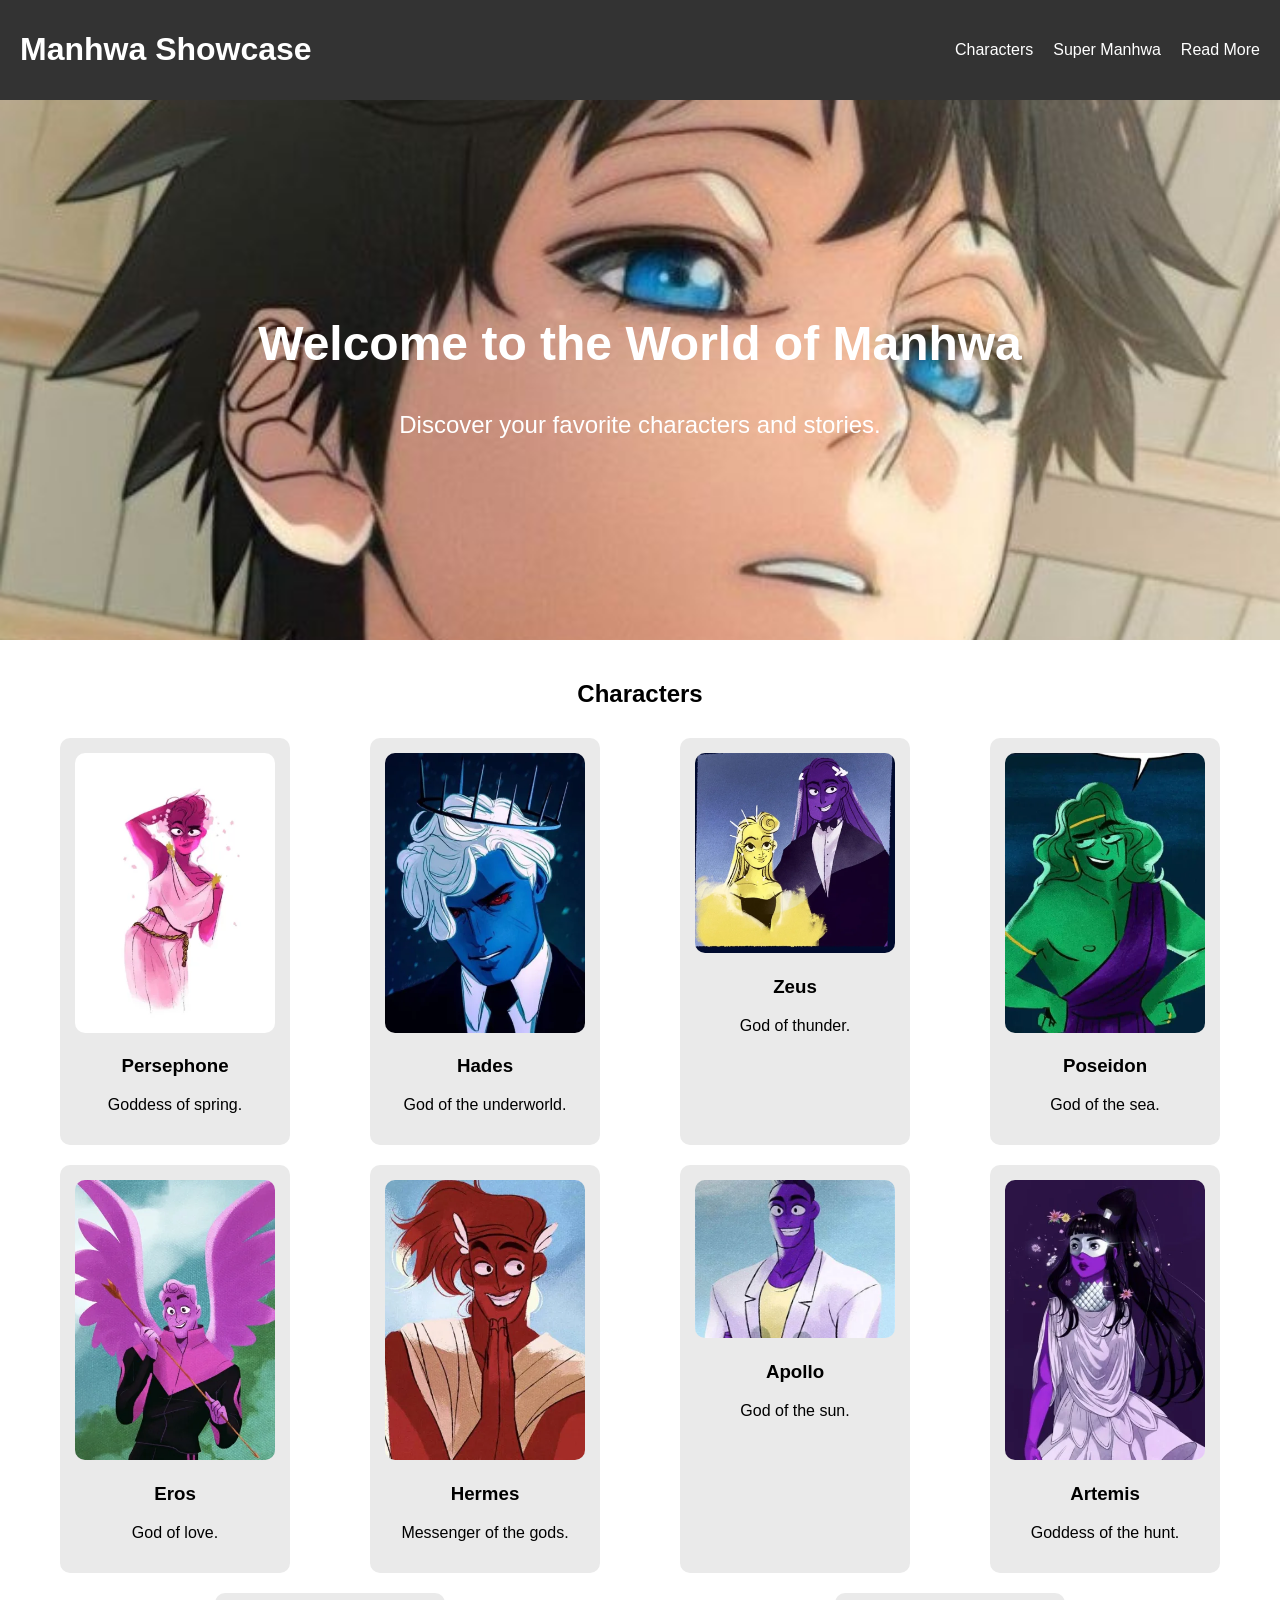
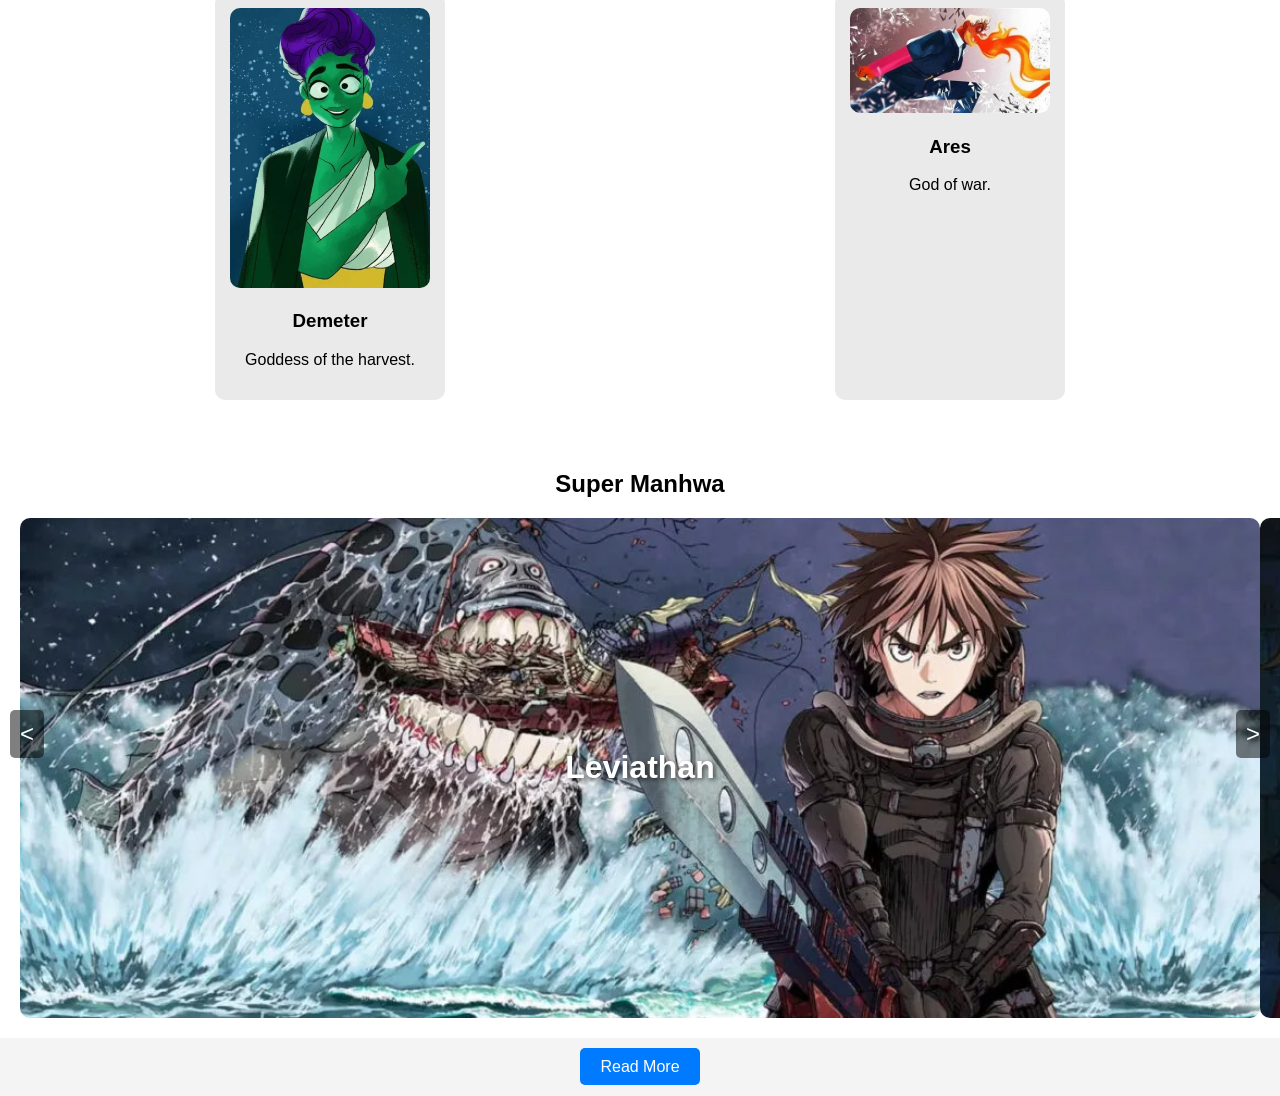
<file: index.html>
<!DOCTYPE html>
<html lang="en">
<head>
    <meta charset="UTF-8">
    <meta name="viewport" content="width=device-width, initial-scale=1.0">
    <title>Manhwa Showcase</title>
    <link rel="stylesheet" href="styles.css">
</head>
<body>
    <div class="navbar">
        <h1>Manhwa Showcase</h1>
        <ul>
            <li><a href="#characters">Characters</a></li>
            <li><a href="#carousel">Super Manhwa</a></li>
            <li><a href="#cta">Read More</a></li>

        </ul>
    </div>

    <div class="hero">
        <div class="hero-text">
            <h2>Welcome to the World of Manhwa</h2>
            <p>Discover your favorite characters and stories.</p>
        </div>
    </div>

    <div class="characters" id="characters">
        <h2>Characters</h2>
        <div class="character-list"></div>
    </div>

    <div class="carousel" id="carousel">
        <h2>Super Manhwa</h2>
        <div class="carousel-container"></div>
        <!-- Navigation buttons will be appended here -->
    </div>

    <div class="cta" id="cta">
        <a href="#" class="cta-button">Read More</a>
    </div>

    <script src="script.js"></script>
</body>
</html>
</file>
<file: styles.css>
body {
    font-family: Arial, sans-serif;
    margin: 0;
    padding: 0;
    background-color: #f4f4f4;
}

.navbar {
    display: flex;
    justify-content: space-between;
    align-items: center;
    background-color: #333;
    padding: 10px 20px;
    color: white;
}

.navbar ul {
    list-style: none;
    display: flex;
    margin: 0;
    padding: 0;
}

.navbar li {
    margin-left: 20px;
}

.navbar a {
    color: white;
    text-decoration: none;
    transition: color 0.3s;
}

.navbar a:hover {
    color: #ffcc00;
}

.hero {
    background-image: url('image/hero-background.jpg');
    height: 60vh;
    display: flex;
    justify-content: center;
    align-items: center;
    color: white;
    text-align: center;
    background-size: cover;
    background-position: center;
}

.hero-text h2 {
    font-size: 3em;
    animation: fadeIn 2s;
}

.hero-text p {
    font-size: 1.5em;
}

@keyframes fadeIn {
    from { opacity: 0; }
    to { opacity: 1; }
}

.characters {
    padding: 20px;
    background-color: #fff;
}

.characters h2 {
    text-align: center;
}

.character-list {
    display: flex;
    justify-content: space-around;
    flex-wrap: wrap;
}

.character-card {
    background: #eaeaea;
    border-radius: 10px;
    padding: 15px;
    text-align: center;
    margin: 10px;
    width: 200px;
    transition: transform 0.3s, box-shadow 0.3s;
}

.character-card img {
    width: 100%;
    border-radius: 10px;
}

.character-card:hover {
    transform: scale(1.05);
    box-shadow: 0 4px 15px rgba(0,0,0,0.2);
}

.cta {
    text-align: center;
    margin: 20px 0;
}

.cta-button {
    background-color: #007BFF;
    color: white;
    padding: 10px 20px;
    text-decoration: none;
    border-radius: 5px;
    transition: background-color 0.3s, transform 0.3s;
}

.cta-button:hover {
    background-color: #0056b3;
    transform: scale(1.05);
}

.carousel {
    background-color: #fff;
    padding: 20px;
    position: relative;
    overflow: hidden;
}

.carousel h2 {
    text-align: center;
}

.carousel-container {
    display: flex;
    width: 100%;
    height: 500px;
    transition: transform 0.5s ease;
}

.carousel-item {
    min-width: 100%;
    flex: 0 0 auto;
    background-size: cover;
    background-position: center;
    border-radius: 10px;
    display: flex;
    align-items: center;
    justify-content: center;
    color: white;
    font-size: 2em;
    text-shadow: 2px 2px 5px rgba(0,0,0,0.7);
}

.carousel-button {
    position: absolute;
    top: 50%;
    transform: translateY(-50%);
    background-color: rgba(0, 0, 0, 0.5);
    color: white;
    border: none;
    padding: 10px;
    cursor: pointer;
    z-index: 10;
    border-radius: 5px;
    font-size: 1.5em;
}

.prev {
    left: 10px;
}

.next {
    right: 10px;
}

.carousel-button:hover {
    background-color: rgba(0, 0, 0, 0.7);
}

@media (max-width: 768px) {
    .navbar {
        flex-direction: column;
        align-items: flex-start;
    }

    .character-list {
        flex-direction: column;
        align-items: center;
    }

    .character-card {
        width: 90%;
    }

    .carousel-item {
        min-width: 90%;
    }
}

@media (max-width: 480px) {
    .hero-text h2 {
        font-size: 2em;
    }

    .hero-text p {
        font-size: 1.2em;
    }
}
</file>
